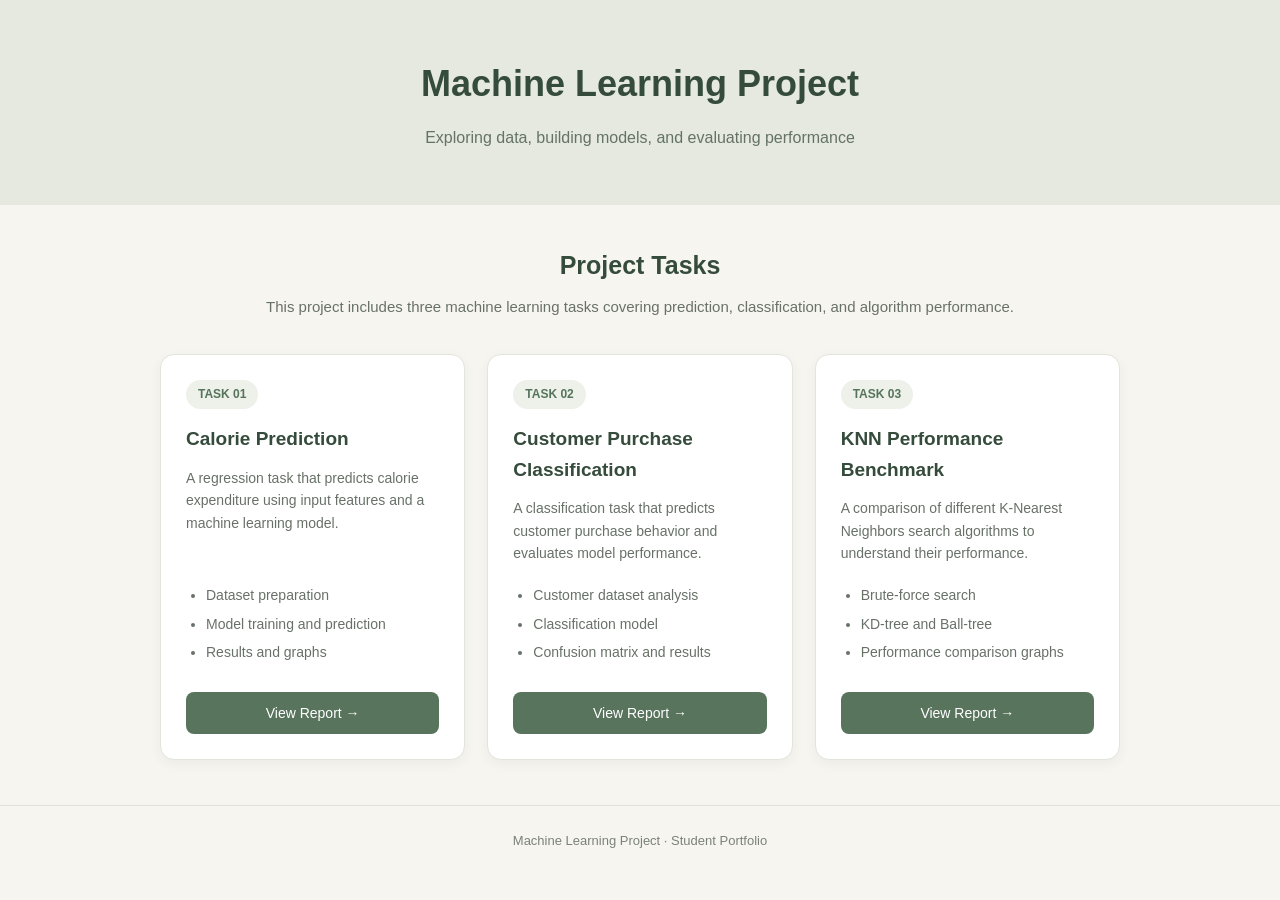
<file: index.html>
<!DOCTYPE html>
<html lang="en">
<head>
    <meta charset="UTF-8">
    <meta name="viewport" content="width=device-width, initial-scale=1.0">
    <title>Machine Learning Project</title>

    <style>
        * {
            margin: 0;
            padding: 0;
            box-sizing: border-box;
        }

        body {
            font-family: Arial, Helvetica, sans-serif;
            background-color: #f7f5ef;
            color: #343d35;
            line-height: 1.6;
        }

        header {
            background-color: #e5e9df;
            padding: 55px 20px;
            text-align: center;
        }

        header h1 {
            font-size: 36px;
            font-weight: 600;
            margin-bottom: 12px;
            color: #354b3b;
        }

        header p {
            font-size: 16px;
            color: #657267;
        }

        .container {
            max-width: 1000px;
            margin: 40px auto;
            padding: 0 20px;
        }

        .intro {
            text-align: center;
            margin-bottom: 35px;
        }

        .intro h2 {
            font-size: 25px;
            color: #354b3b;
            margin-bottom: 10px;
        }

        .intro p {
            color: #687168;
            font-size: 15px;
        }

        .task-grid {
            display: grid;
            grid-template-columns: repeat(auto-fit, minmax(260px, 1fr));
            gap: 22px;
        }

        .task-card {
            background-color: #ffffff;
            border: 1px solid #e2e5dc;
            border-radius: 14px;
            padding: 25px;
            display: flex;
            flex-direction: column;
            box-shadow: 0 4px 12px rgba(50, 65, 50, 0.05);
        }

        .task-number {
            display: inline-block;
            color: #55745b;
            background-color: #edf1e9;
            padding: 5px 12px;
            border-radius: 20px;
            font-size: 12px;
            font-weight: bold;
            margin-bottom: 15px;
            align-self: flex-start;
        }

        .task-card h3 {
            color: #354b3b;
            font-size: 19px;
            margin-bottom: 12px;
        }

        .task-card p {
            color: #687168;
            font-size: 14px;
            margin-bottom: 20px;
            flex-grow: 1;
        }

        .task-card ul {
            padding-left: 20px;
            margin-bottom: 22px;
            color: #687168;
            font-size: 14px;
        }

        .task-card li {
            margin-bottom: 6px;
        }

        .report-button {
            display: inline-block;
            text-align: center;
            text-decoration: none;
            background-color: #58745c;
            color: white;
            padding: 10px 16px;
            border-radius: 8px;
            font-size: 14px;
            transition: background-color 0.2s;
        }

        .report-button:hover {
            background-color: #405a44;
        }

        footer {
            text-align: center;
            padding: 25px 15px;
            margin-top: 45px;
            border-top: 1px solid #e1e4db;
            color: #7a8278;
            font-size: 13px;
        }

        /* Keep graph images small inside report pages */
        .report-graph {
            display: block;
            width: 70%;
            max-width: 550px;
            height: auto;
            margin: 18px auto;
        }

        @media (max-width: 600px) {
            header {
                padding: 40px 18px;
            }

            header h1 {
                font-size: 28px;
            }

            .container {
                margin: 28px auto;
            }

            .task-card {
                padding: 21px;
            }

            .report-graph {
                width: 95%;
            }
        }
    </style>
</head>

<body>

    <header>
        <h1>Machine Learning Project</h1>
        <p>Exploring data, building models, and evaluating performance</p>
    </header>

    <main class="container">

        <section class="intro">
            <h2>Project Tasks</h2>
            <p>
                This project includes three machine learning tasks covering
                prediction, classification, and algorithm performance.
            </p>
        </section>

        <section class="task-grid">

            <!-- Task 1 -->
            <article class="task-card">
                <span class="task-number">TASK 01</span>
                <h3>Calorie Prediction</h3>
                <p>
                    A regression task that predicts calorie expenditure using
                    input features and a machine learning model.
                </p>
                <ul>
                    <li>Dataset preparation</li>
                    <li>Model training and prediction</li>
                    <li>Results and graphs</li>
                </ul>
                <a class="report-button" href="docs/task1/">
                    View Report →
                </a>
            </article>

            <!-- Task 2 -->
            <article class="task-card">
                <span class="task-number">TASK 02</span>
                <h3>Customer Purchase Classification</h3>
                <p>
                    A classification task that predicts customer purchase
                    behavior and evaluates model performance.
                </p>
                <ul>
                    <li>Customer dataset analysis</li>
                    <li>Classification model</li>
                    <li>Confusion matrix and results</li>
                </ul>
                <a class="report-button" href="docs/task2/">
                    View Report →
                </a>
            </article>

            <!-- Task 3 -->
            <article class="task-card">
                <span class="task-number">TASK 03</span>
                <h3>KNN Performance Benchmark</h3>
                <p>
                    A comparison of different K-Nearest Neighbors search
                    algorithms to understand their performance.
                </p>
                <ul>
                    <li>Brute-force search</li>
                    <li>KD-tree and Ball-tree</li>
                    <li>Performance comparison graphs</li>
                </ul>
                <a class="report-button" href="docs/task3/">
                    View Report →
                </a>
            </article>

        </section>

    </main>

    <footer>
        Machine Learning Project · Student Portfolio
    </footer>

</body>
</html>
</file>
